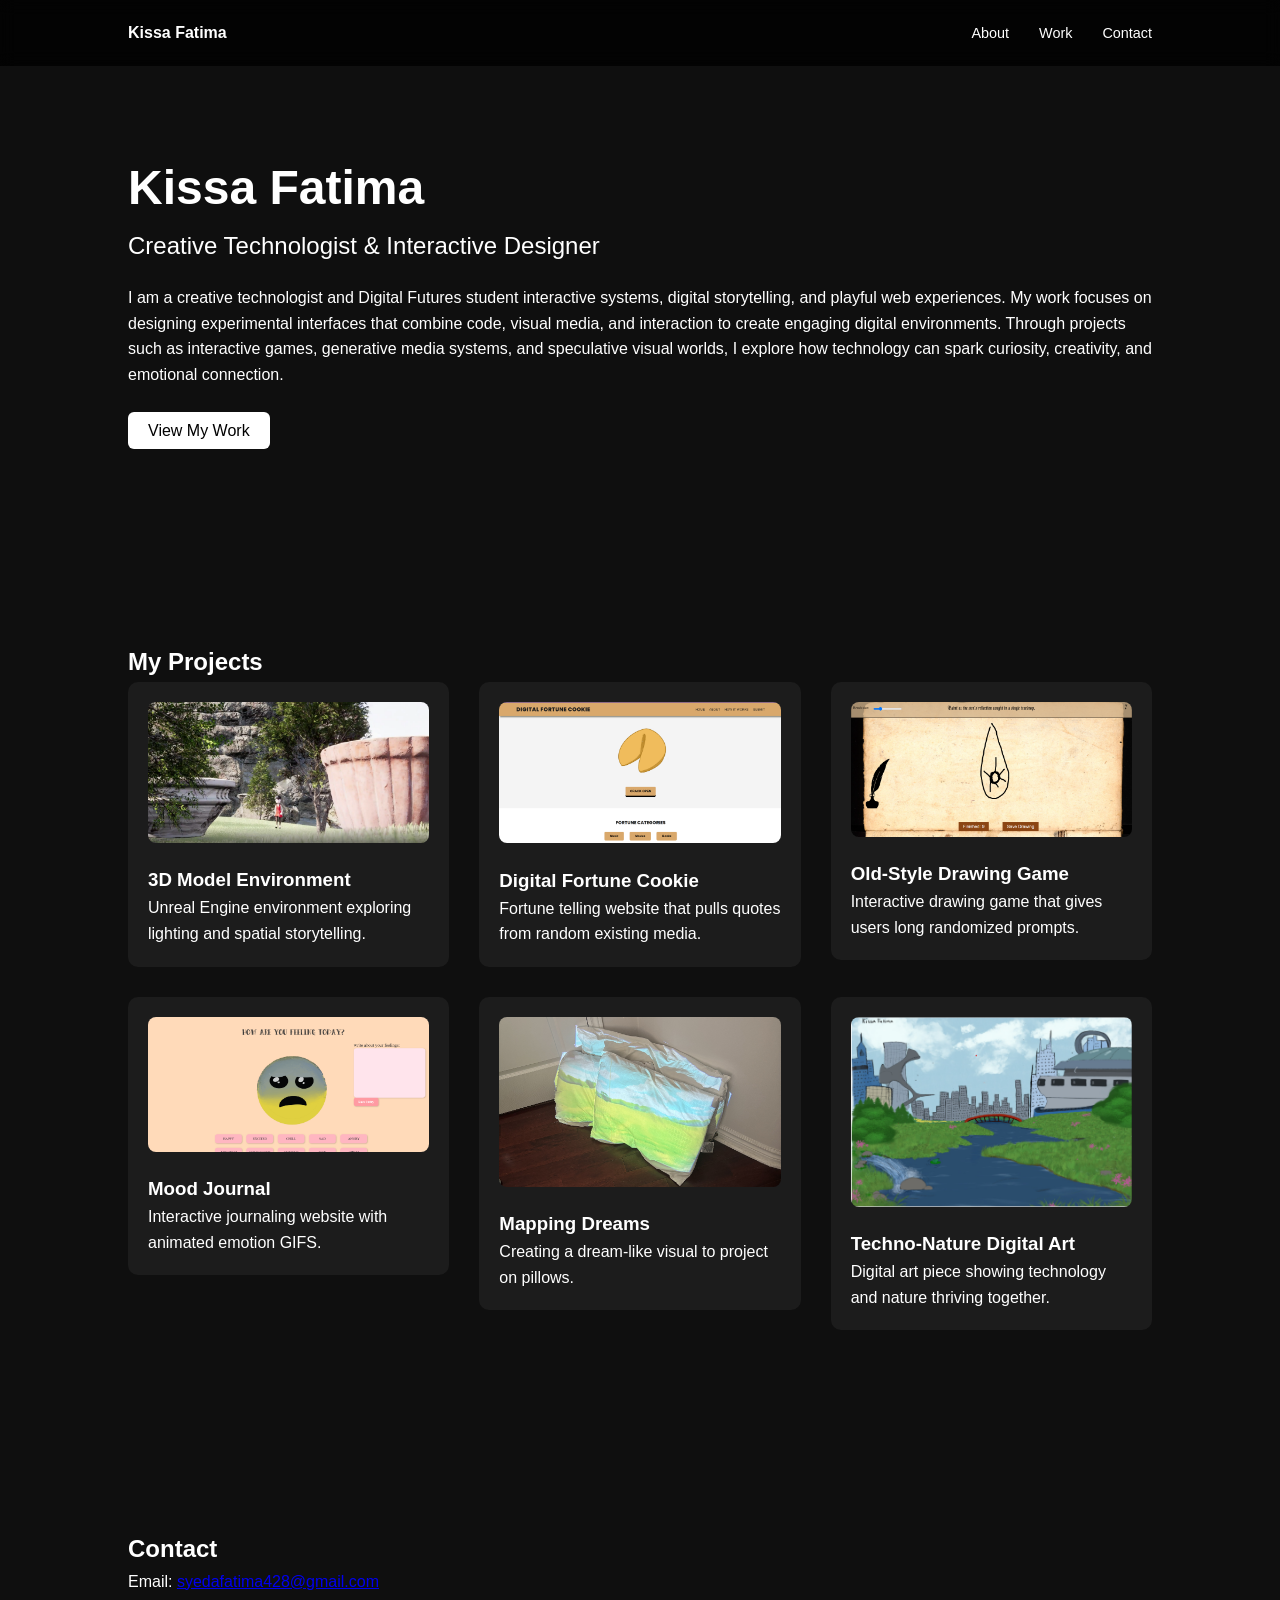
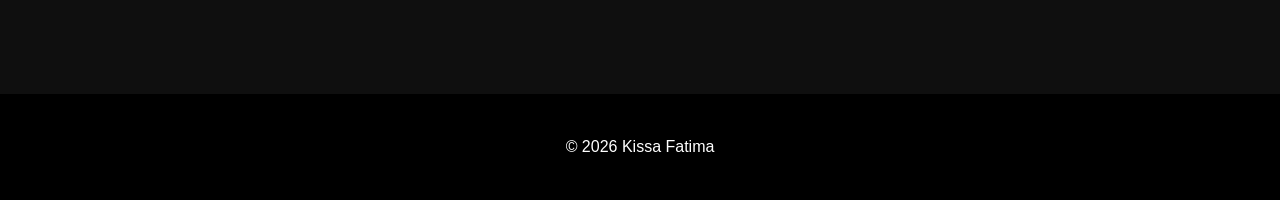
<file: index.html>
<!DOCTYPE html>
<html lang="en">
<head>
  <meta charset="UTF-8">
  <meta name="viewport" content="width=device-width, initial-scale=1.0">
  <title>Kissa Fatima | Creative Technologist</title>
  <link rel="stylesheet" href="style.css">
</head>
<body>

  <!-- NAVIGATION -->
  <nav>
    <div class="logo">Kissa Fatima</div>
    <ul>
      <li><a href="#about">About</a></li>
      <li><a href="#work">Work</a></li>
      <li><a href="#contact">Contact</a></li>
    </ul>
  </nav>

  <!-- ABOUT SECTION -->
  <section id="about" class="about-hero">
    <div class="about-container">

      

      <div class="about-text">
        <h1>Kissa Fatima</h1>
        <h2>Creative Technologist & Interactive Designer</h2>

        <p>
          I am a creative technologist and Digital Futures student interactive systems, digital storytelling, and 
          playful web experiences. My work focuses on designing experimental interfaces that combine code, visual media, 
          and interaction to create engaging digital environments. Through projects such as interactive games, generative 
          media systems, and speculative visual worlds, I explore how technology can spark curiosity, creativity, and 
          emotional connection.
        </p>

        <div class="buttons">
          <a href="#work" class="btn">View My Work</a>
        
        </div>
      </div>

    </div>
  </section>

  <!-- WORK SECTION -->
  <section id="work" class="work">
    <h2>My Projects</h2>

    <div class="projects">

      <a href="projectunreal.html" class="project-link">
        <div class="project">
          <img src="images/unreal3d.PNG" alt="3D Model Environment">
          <h3>3D Model Environment</h3>
          <p>Unreal Engine environment exploring lighting and spatial storytelling.</p>
        </div>
      </a>

      <a href="projectdigitalfortunecookie.html" class="project-link">
        <div class="project">
          <img src="images/dfc1.png" alt="Digital Fortune Cookie">
          <h3>Digital Fortune Cookie</h3>
          <p>Fortune telling website that pulls quotes from random existing media.</p>
        </div>
      </a>

      <a href="projectdrawing.html" class="project-link">
        <div class="project">
          <img src="images/drawing1.png" alt="drawing game">
          <h3>Old-Style Drawing Game</h3>
          <p>Interactive drawing game that gives users long randomized prompts.</p>
        </div>
      </a>

      <a href="projectmoodjournal.html" class="project-link">
        <div class="project">
          <img src="images/journal1.png" alt="Mood Journal">
          <h3>Mood Journal</h3>
          <p>Interactive journaling website with animated emotion GIFS.</p>
        </div>
      </a>

      <a href="projectdreams.html" class="project-link">
        <div class="project">
          <img src="images/projection1.JPG" alt="dream">
          <h3>Mapping Dreams</h3>
          <p>Creating a dream-like visual to project on pillows.</p>
        </div>
      </a>

      <a href="projecttechnonature.html" class="project-link">
        <div class="project">
          <img src="images/art1.png" alt="Techno-Nature Digital Art">
          <h3>Techno-Nature Digital Art</h3>
          <p>Digital art piece showing technology and nature thriving together.</p>
        </div>
      </a>

    </div>
  </section>

  <!-- CONTACT -->
  <section id="contact" class="contact">
    <h2>Contact</h2>
    <p>Email: <a href="mailto:syedafatima428@gmail.com">syedafatima428@gmail.com</a></p>
  </section>

  <footer>
    <p>© 2026 Kissa Fatima</p>
  </footer>

</body>
</html>
</file>
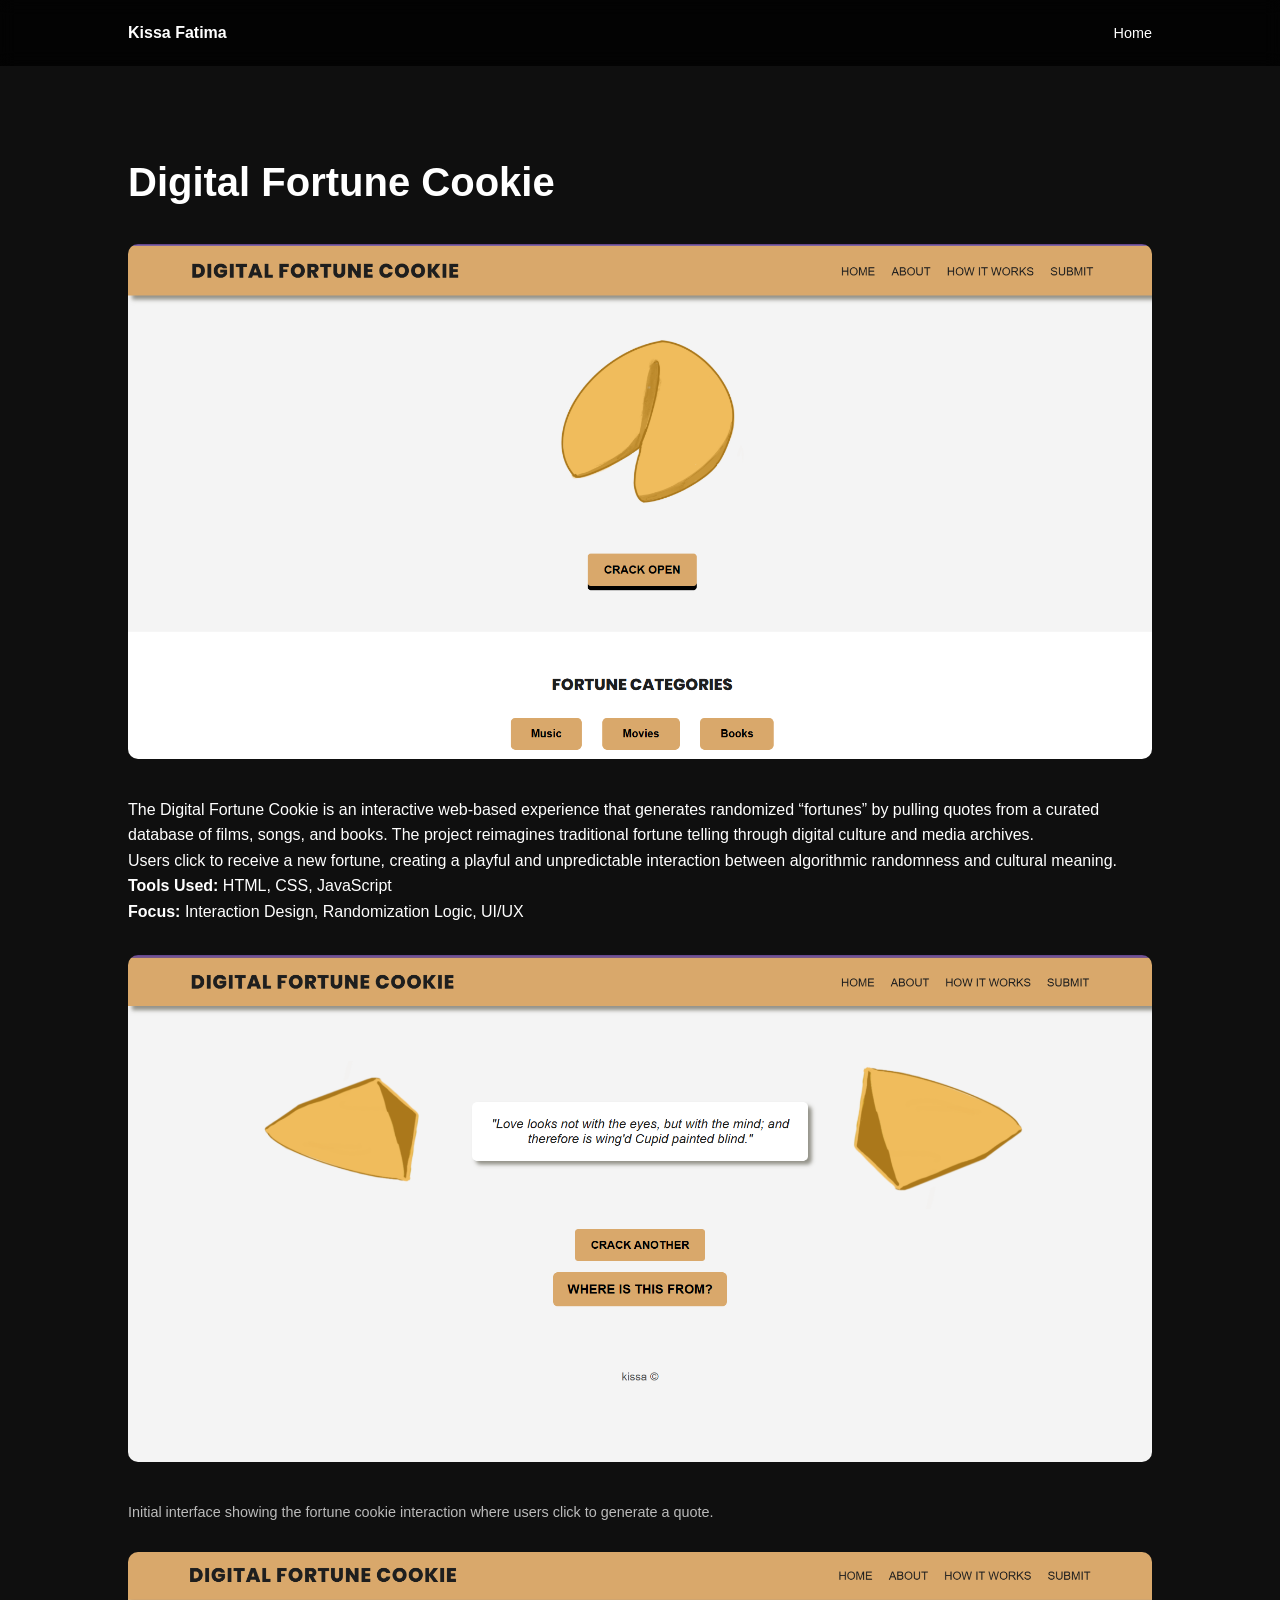
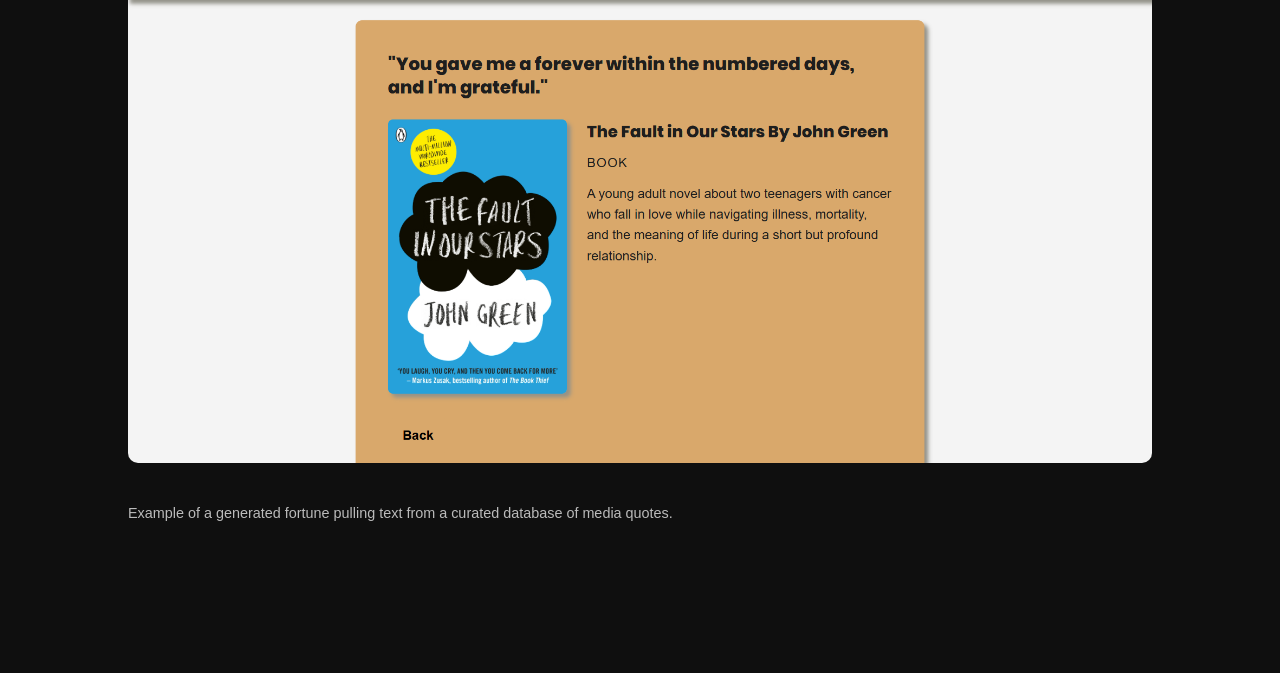
<file: projectdigitalfortunecookie.html>
<!DOCTYPE html>
<html lang="en">
<head>
  <meta charset="UTF-8">
  <title>Digital Fortune Cookie | Kissa Fatima</title>
  <meta name="viewport" content="width=device-width, initial-scale=1.0">
  <link rel="stylesheet" href="style.css">
</head>
<body>

  <!-- NAV -->
  <nav>
    <div class="logo">Kissa Fatima</div>
    <ul>
      <li><a href="index.html">Home</a></li>
    </ul>
  </nav>

  <!-- PROJECT PAGE -->
  <section class="project-page">

    <div class="project-page-container">

      <h1>Digital Fortune Cookie</h1>

      

      <!-- MAIN FEATURE IMAGE -->
      <img src="images/dfc1.png" alt="Digital Fortune Cookie Main Interface" class="project-page-image">

      <!-- DESCRIPTION -->
      <div class="project-description">
        <p>
          The Digital Fortune Cookie is an interactive web-based experience that generates
          randomized “fortunes” by pulling quotes from a curated database of films,
          songs, and books. The project reimagines traditional fortune telling through
          digital culture and media archives.
        </p>

        <p>
          Users click to receive a new fortune, creating a playful and unpredictable
          interaction between algorithmic randomness and cultural meaning.
        </p>

        <p><strong>Tools Used:</strong> HTML, CSS, JavaScript</p>
        <p><strong>Focus:</strong> Interaction Design, Randomization Logic, UI/UX</p>
      </div>

  <!-- IMAGE GALLERY -->
<div class="project-gallery">

  <figure class="gallery-item">
    <img src="images/fortune1.png" alt="Fortune Cookie Interface Screen 1">
    <figcaption>
      Initial interface showing the fortune cookie interaction where users click to generate a quote.
    </figcaption>
  </figure>

  <figure class="gallery-item">
    <img src="images/fortune2.png" alt="Fortune Cookie Interface Screen 2">
    <figcaption>
      Example of a generated fortune pulling text from a curated database of media quotes.
    </figcaption>
  </figure>

</div>
</file>
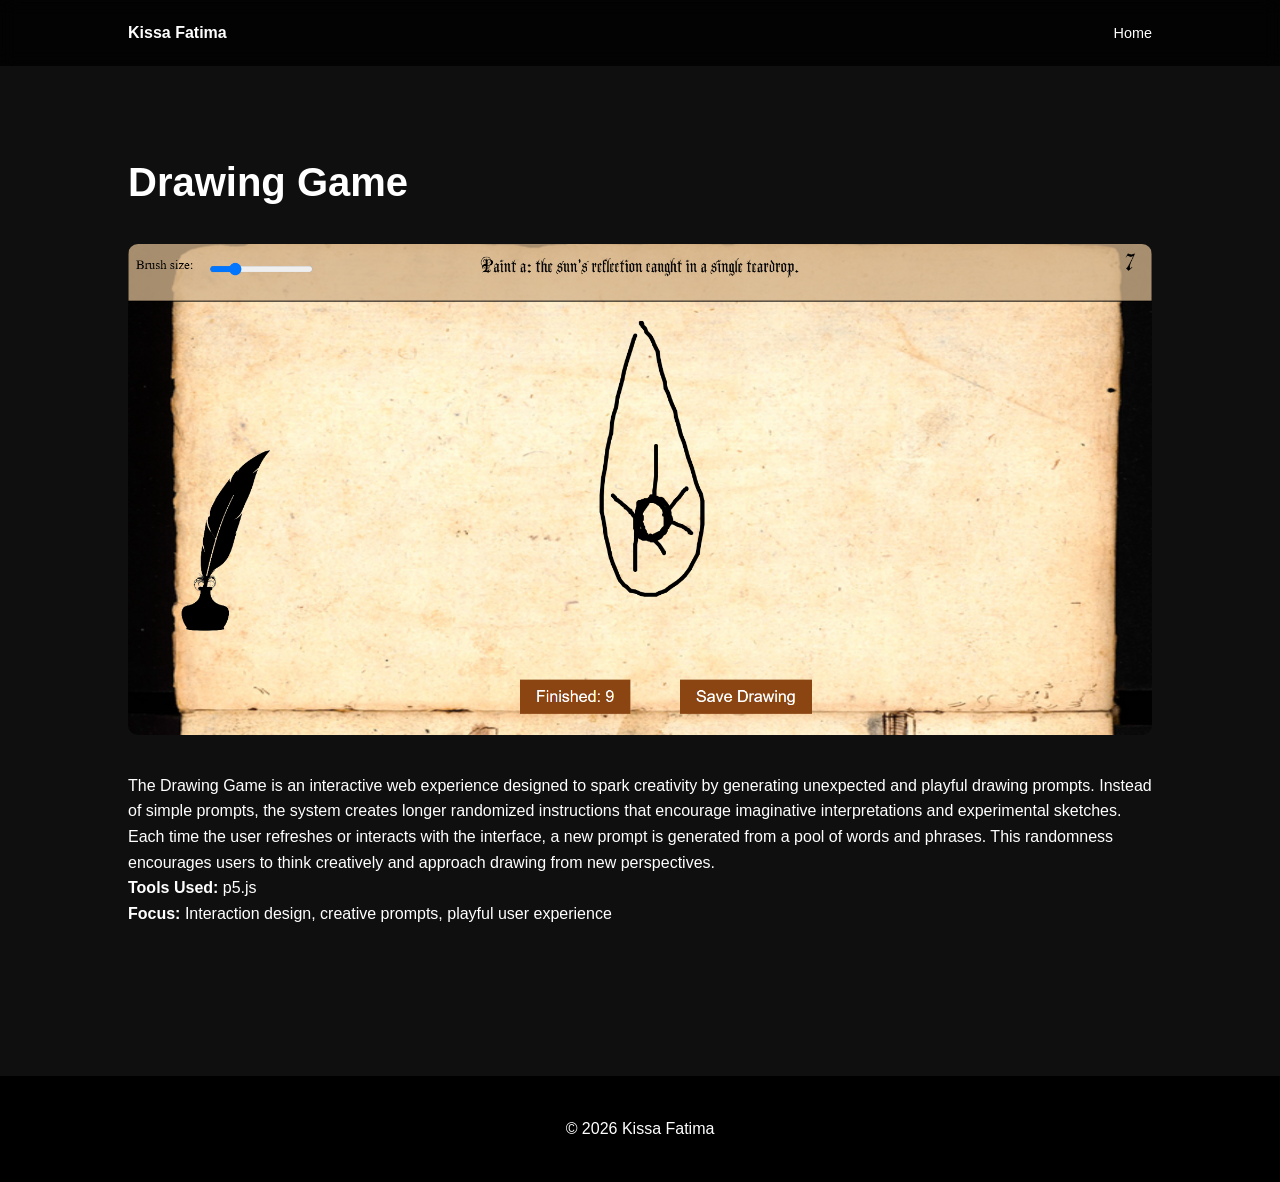
<file: projectdrawing.html>
<!DOCTYPE html>
<html lang="en">
<head>
  <meta charset="UTF-8">
  <title>Drawing Game | Kissa Fatima</title>
  <meta name="viewport" content="width=device-width, initial-scale=1.0">
  <link rel="stylesheet" href="style.css">
</head>

<body>

  <!-- NAV -->
  <nav>
    <div class="logo">Kissa Fatima</div>
    <ul>
      <li><a href="index.html#work">Home</a></li>
    </ul>
  </nav>

  <!-- PROJECT PAGE -->
  <section class="project-page">

    <div class="project-page-container">

      <h1>Drawing Game</h1>

      

      <!-- MAIN FEATURE IMAGE -->
      <img src="images/drawing1.png" alt="Drawing Game Interface" class="project-page-image">


      <!-- DESCRIPTION -->
      <div class="project-description">

        <p>
          The Drawing Game is an interactive web experience designed to spark creativity by
          generating unexpected and playful drawing prompts. Instead of simple prompts,
          the system creates longer randomized instructions that encourage imaginative
          interpretations and experimental sketches.
        </p>

        <p>
          Each time the user refreshes or interacts with the interface, a new prompt is
          generated from a pool of words and phrases. This randomness encourages users to
          think creatively and approach drawing from new perspectives.
        </p>

        <p><strong>Tools Used:</strong> p5.js</p>
        <p><strong>Focus:</strong> Interaction design, creative prompts, playful user experience</p>

      </div>


     

  </section>


  <footer>
    <p>© 2026 Kissa Fatima</p>
  </footer>

</body>
</html>
</file>
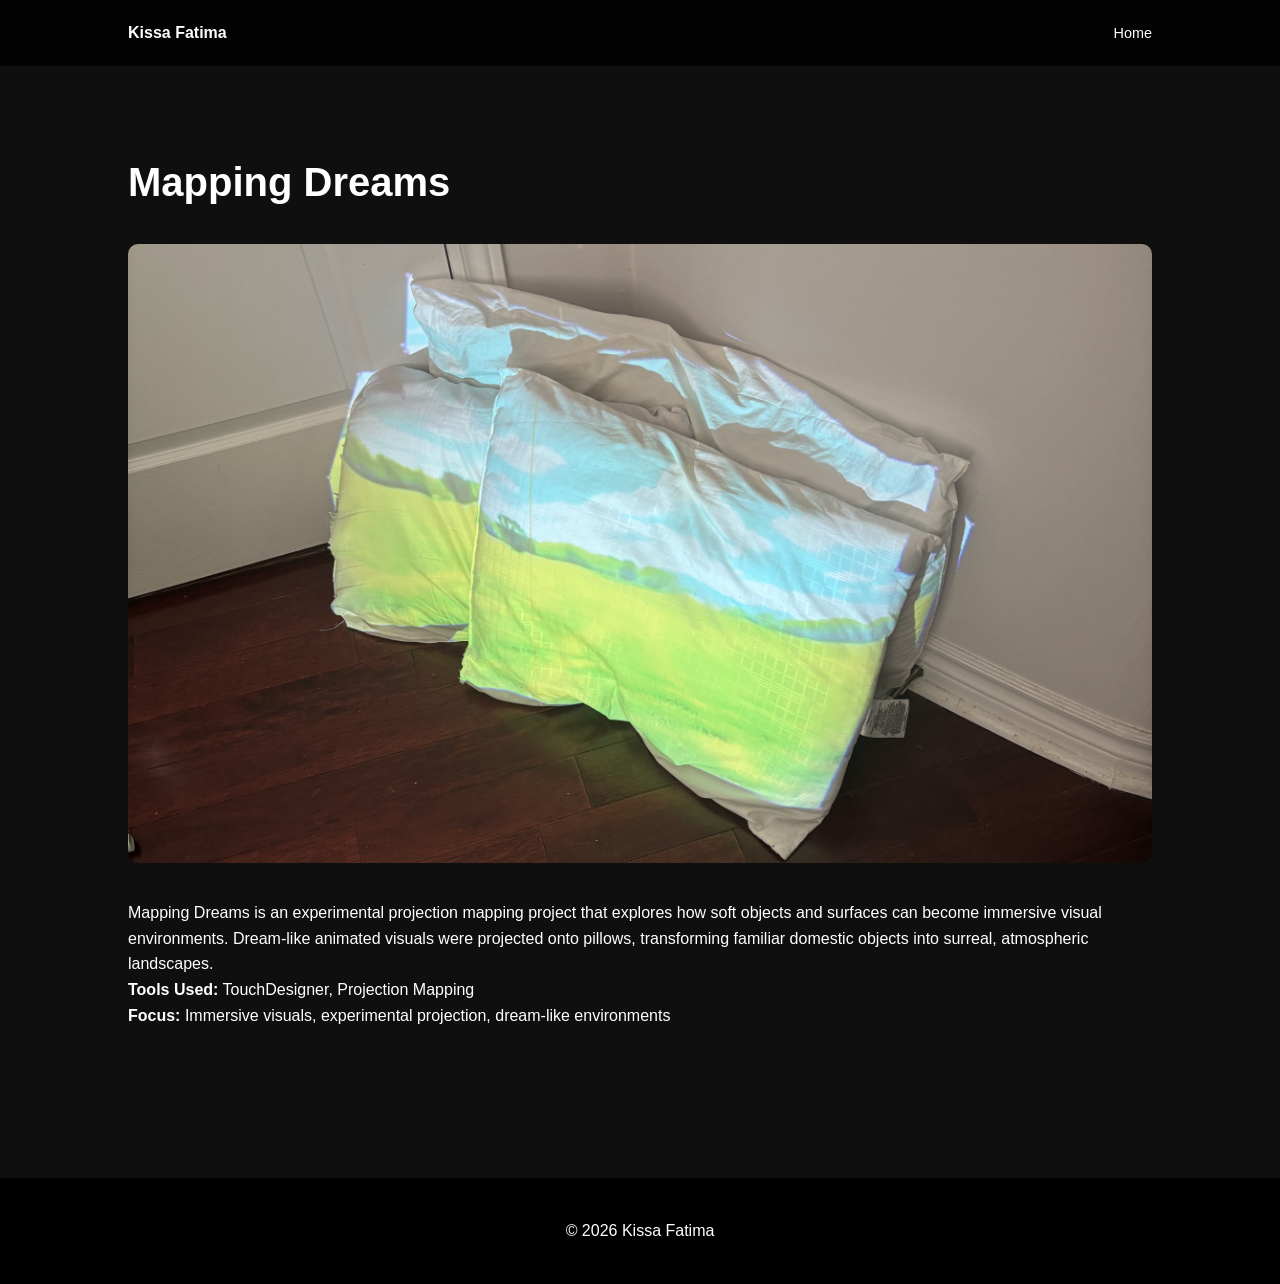
<file: projectdreams.html>
<!DOCTYPE html>
<html lang="en">
<head>
  <meta charset="UTF-8">
  <title>Mapping Dreams | Kissa Fatima</title>
  <meta name="viewport" content="width=device-width, initial-scale=1.0">
  <link rel="stylesheet" href="style.css">
</head>

<body>

  <!-- NAV -->
  <nav>
    <div class="logo">Kissa Fatima</div>
    <ul>
      <li><a href="index.html#work">Home</a></li>
    </ul>
  </nav>

  <!-- PROJECT PAGE -->
  <section class="project-page">

    <div class="project-page-container">

      <h1>Mapping Dreams</h1>

     

      <!-- MAIN IMAGE -->
      <img src="images/projection1.JPG" alt="Mapping Dreams projection on pillow" class="project-page-image">

      <!-- DESCRIPTION -->
      <div class="project-description">

        <p>
          Mapping Dreams is an experimental projection mapping project that explores
          how soft objects and surfaces can become immersive visual environments.
          Dream-like animated visuals were projected onto pillows, transforming
          familiar domestic objects into surreal, atmospheric landscapes.
        </p>

      

        <p><strong>Tools Used:</strong> TouchDesigner, Projection Mapping</p>
        <p><strong>Focus:</strong> Immersive visuals, experimental projection, dream-like environments</p>

      </div>

     
    
   

  </section>

  <footer>
    <p>© 2026 Kissa Fatima</p>
  </footer>

</body>
</html>
</file>
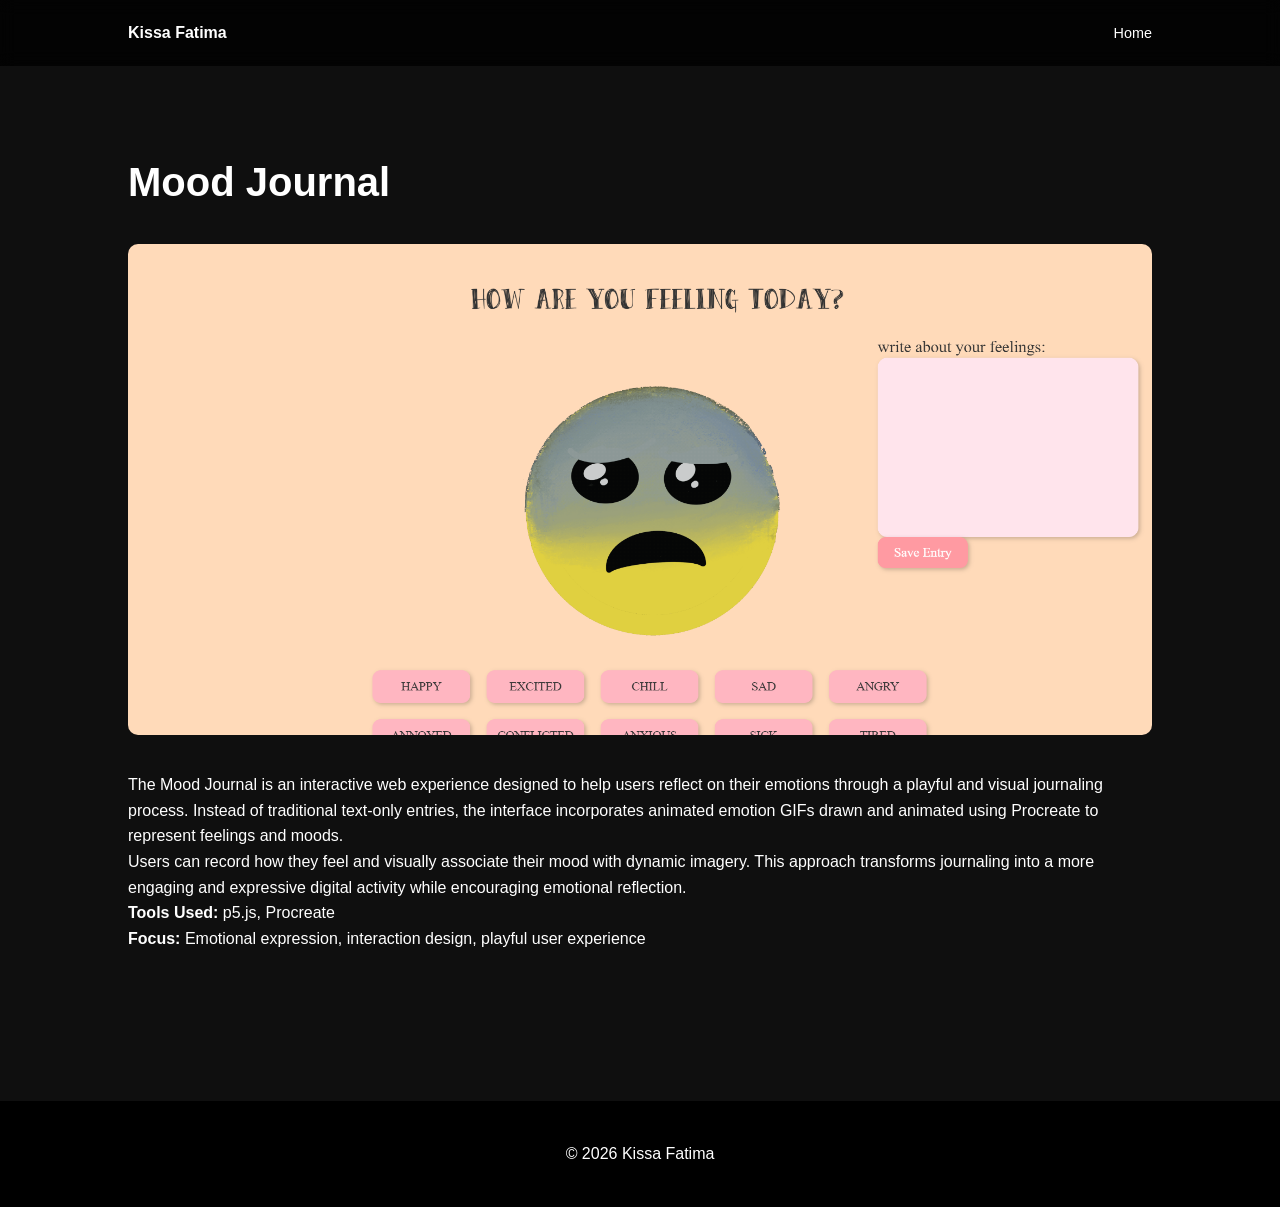
<file: projectmoodjournal.html>
<!DOCTYPE html>
<html lang="en">
<head>
  <meta charset="UTF-8">
  <title>Mood Journal | Kissa Fatima</title>
  <meta name="viewport" content="width=device-width, initial-scale=1.0">
  <link rel="stylesheet" href="style.css">
</head>

<body>

  <!-- NAV -->
  <nav>
    <div class="logo">Kissa Fatima</div>
    <ul>
      <li><a href="index.html#work">Home</a></li>
    </ul>
  </nav>

  <!-- PROJECT PAGE -->
  <section class="project-page">

    <div class="project-page-container">

      <h1>Mood Journal</h1>

      

      <!-- MAIN FEATURE IMAGE -->
      <img src="images/journal1.png" alt="Mood Journal Interface" class="project-page-image">

      <!-- DESCRIPTION -->
      <div class="project-description">

        <p>
          The Mood Journal is an interactive web experience designed to help users
          reflect on their emotions through a playful and visual journaling process.
          Instead of traditional text-only entries, the interface incorporates
          animated emotion GIFs drawn and animated using Procreate to represent feelings and moods.
        </p>

        <p>
          Users can record how they feel and visually associate their mood with
          dynamic imagery. This approach transforms journaling into a more engaging
          and expressive digital activity while encouraging emotional reflection.
        </p>

        <p><strong>Tools Used:</strong> p5.js, Procreate</p>
        <p><strong>Focus:</strong> Emotional expression, interaction design, playful user experience</p>

      </div>

     
   

  </section>

  <footer>
    <p>© 2026 Kissa Fatima</p>
  </footer>

</body>
</html>
</file>
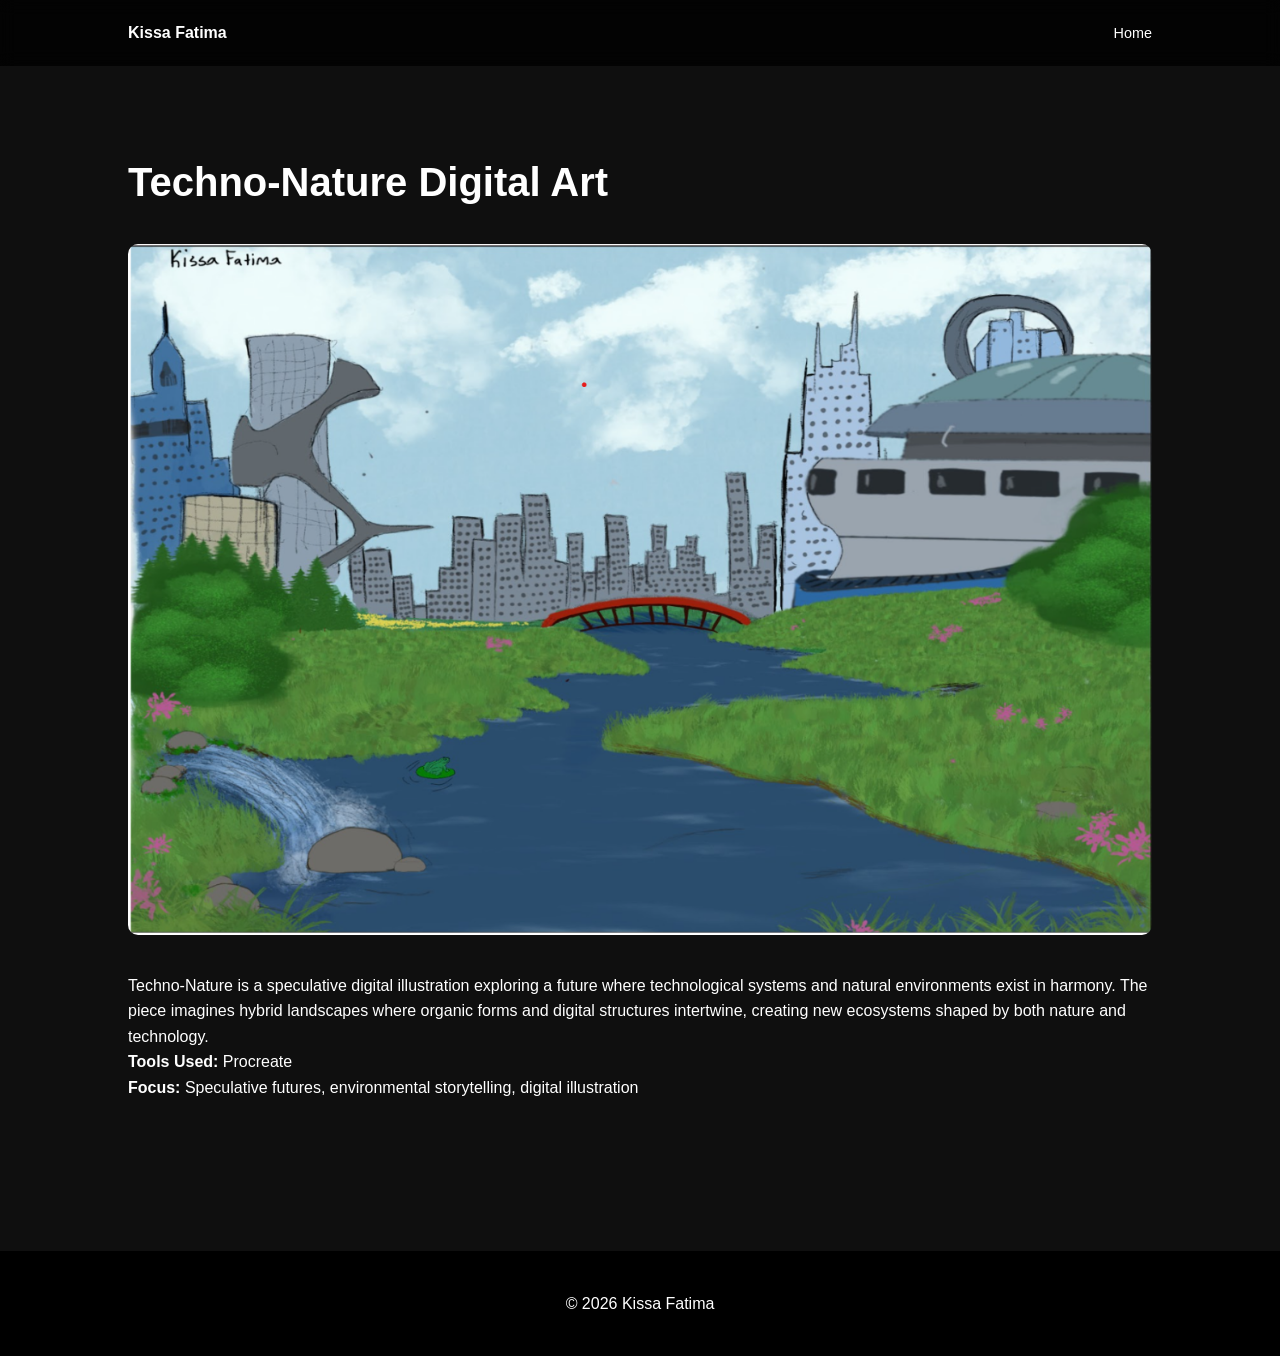
<file: projecttechnonature.html>
<!DOCTYPE html>
<html lang="en">
<head>
  <meta charset="UTF-8">
  <title>Techno-Nature Digital Art | Kissa Fatima</title>
  <meta name="viewport" content="width=device-width, initial-scale=1.0">
  <link rel="stylesheet" href="style.css">
</head>

<body>

  <!-- NAV -->
  <nav>
    <div class="logo">Kissa Fatima</div>
    <ul>
      <li><a href="index.html#work">Home</a></li>
    </ul>
  </nav>

  <!-- PROJECT PAGE -->
  <section class="project-page">

    <div class="project-page-container">

      <h1>Techno-Nature Digital Art</h1>

     

      <!-- MAIN FEATURE IMAGE -->
      <img src="images/art1.png" alt="Techno Nature Digital Artwork" class="project-page-image">

      <!-- DESCRIPTION -->
      <div class="project-description">

        <p>
          Techno-Nature is a speculative digital illustration exploring a future
          where technological systems and natural environments exist in harmony.
          The piece imagines hybrid landscapes where organic forms and digital
          structures intertwine, creating new ecosystems shaped by both nature
          and technology.
        </p>

    

        <p><strong>Tools Used:</strong> Procreate</p>
        <p><strong>Focus:</strong> Speculative futures, environmental storytelling, digital illustration</p>

      </div>

    

     
  </section>

  <footer>
    <p>© 2026 Kissa Fatima</p>
  </footer>

</body>
</html>
</file>
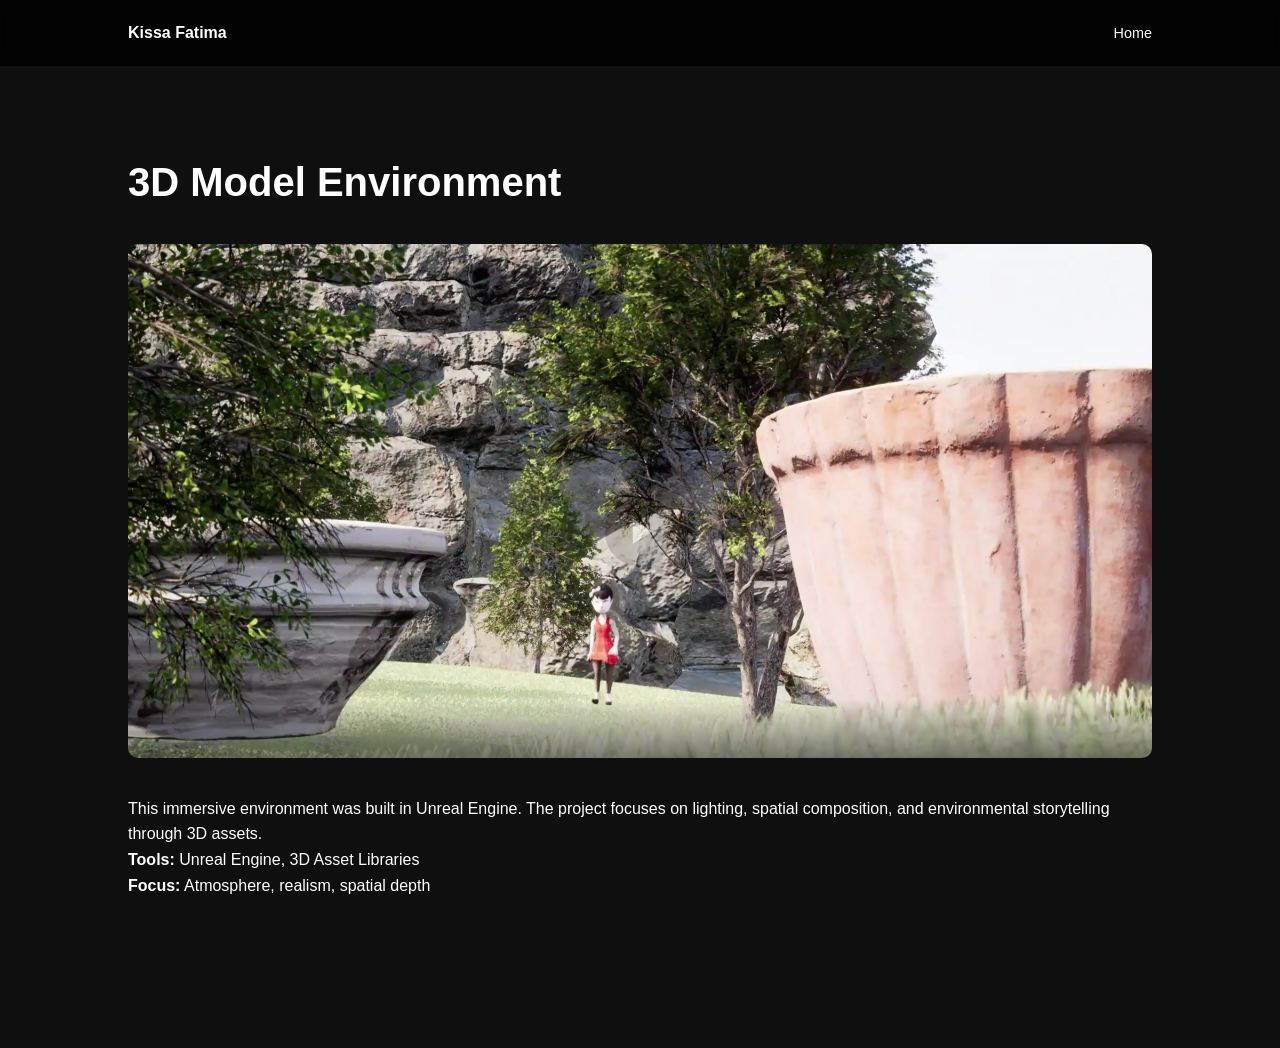
<file: projectunreal.html>
<!DOCTYPE html>
<html>
<head>
  <title>3D Model Environment</title>
  <link rel="stylesheet" href="style.css">
</head>
<body>

<nav>
  <div class="logo">Kissa Fatima</div>
  <ul>
    <li><a href="index.html">Home</a></li>
  </ul>
</nav>

<section class="project-page">
  <h1>3D Model Environment</h1>

  <img src="images/unreal3d.PNG">

  <p>
    This immersive environment was built in Unreal Engine. 
    The project focuses on lighting, spatial composition,
    and environmental storytelling through 3D assets.
  </p>

  <p><strong>Tools:</strong> Unreal Engine, 3D Asset Libraries</p>
  <p><strong>Focus:</strong> Atmosphere, realism, spatial depth</p>

 
</section>

</body>
</html>
</file>
<file: style.css>
* {
  margin: 0;
  padding: 0;
  box-sizing: border-box;
  font-family: Arial, Helvetica, sans-serif;
}

body {
  background: #0f0f0f;
  color: #ffffff;
  line-height: 1.6;
}

/* NAV */
nav {
  display: flex;
  justify-content: space-between;
  padding: 20px 10%;
  position: fixed;
  width: 100%;
  background: rgba(0,0,0,0.8);
  backdrop-filter: blur(8px);
}

nav ul {
  display: flex;
  list-style: none;
  gap: 30px;
}

nav a {
  text-decoration: none;
  color: white;
  font-size: 0.9rem;
}

.logo {
  font-weight: bold;
}

/* ABOUT */
.about-hero {
  padding: 150px 10% 100px;
}

.about-container {
  display: flex;
  gap: 60px;
  align-items: center;
}

.about-image img {
  width: 300px;
  border-radius: 12px;
}

.about-text h1 {
  font-size: 3rem;
}

.about-text h2 {
  font-weight: 300;
  margin-bottom: 20px;
}

.buttons {
  margin-top: 30px;
}

.btn, .btn-outline {
  padding: 10px 20px;
  margin-right: 15px;
  text-decoration: none;
  border-radius: 6px;
}

.btn {
  background: white;
  color: black;
}

.btn-outline {
  border: 1px solid white;
  color: white;
}

/* WORK */
.work {
  padding: 100px 10%;
}

.projects {
  display: grid;
  grid-template-columns: repeat(auto-fit, minmax(280px, 1fr));
  gap: 30px;
}

.project {
  background: #1c1c1c;
  padding: 20px;
  border-radius: 10px;
  transition: 0.3s ease;
}

.project img {
  width: 100%;
  border-radius: 8px;
  margin-bottom: 15px;
}

.project:hover {
  transform: translateY(-5px);
  background: #2a2a2a;
}

.project-link {
  text-decoration: none;
  color: white;
}

/* PROJECT PAGE */
.project-page {
  padding: 150px 10%;
}

.project-page img {
  width: 100%;
  margin: 30px 0;
  border-radius: 10px;
}

.project-page h1 {
  font-size: 2.5rem;
}

/* CONTACT */
.contact {
  padding: 100px 10%;
}

footer {
  text-align: center;
  padding: 40px 0;
  background: #000;
}
.gallery-item {
  display: flex;
  flex-direction: column;
}

.gallery-item img {
  width: 100%;
  border-radius: 10px;
}

.gallery-item figcaption {
  margin-top: 10px;
  font-size: 0.9rem;
  color: #bbb;
  line-height: 1.4;
}
</file>
